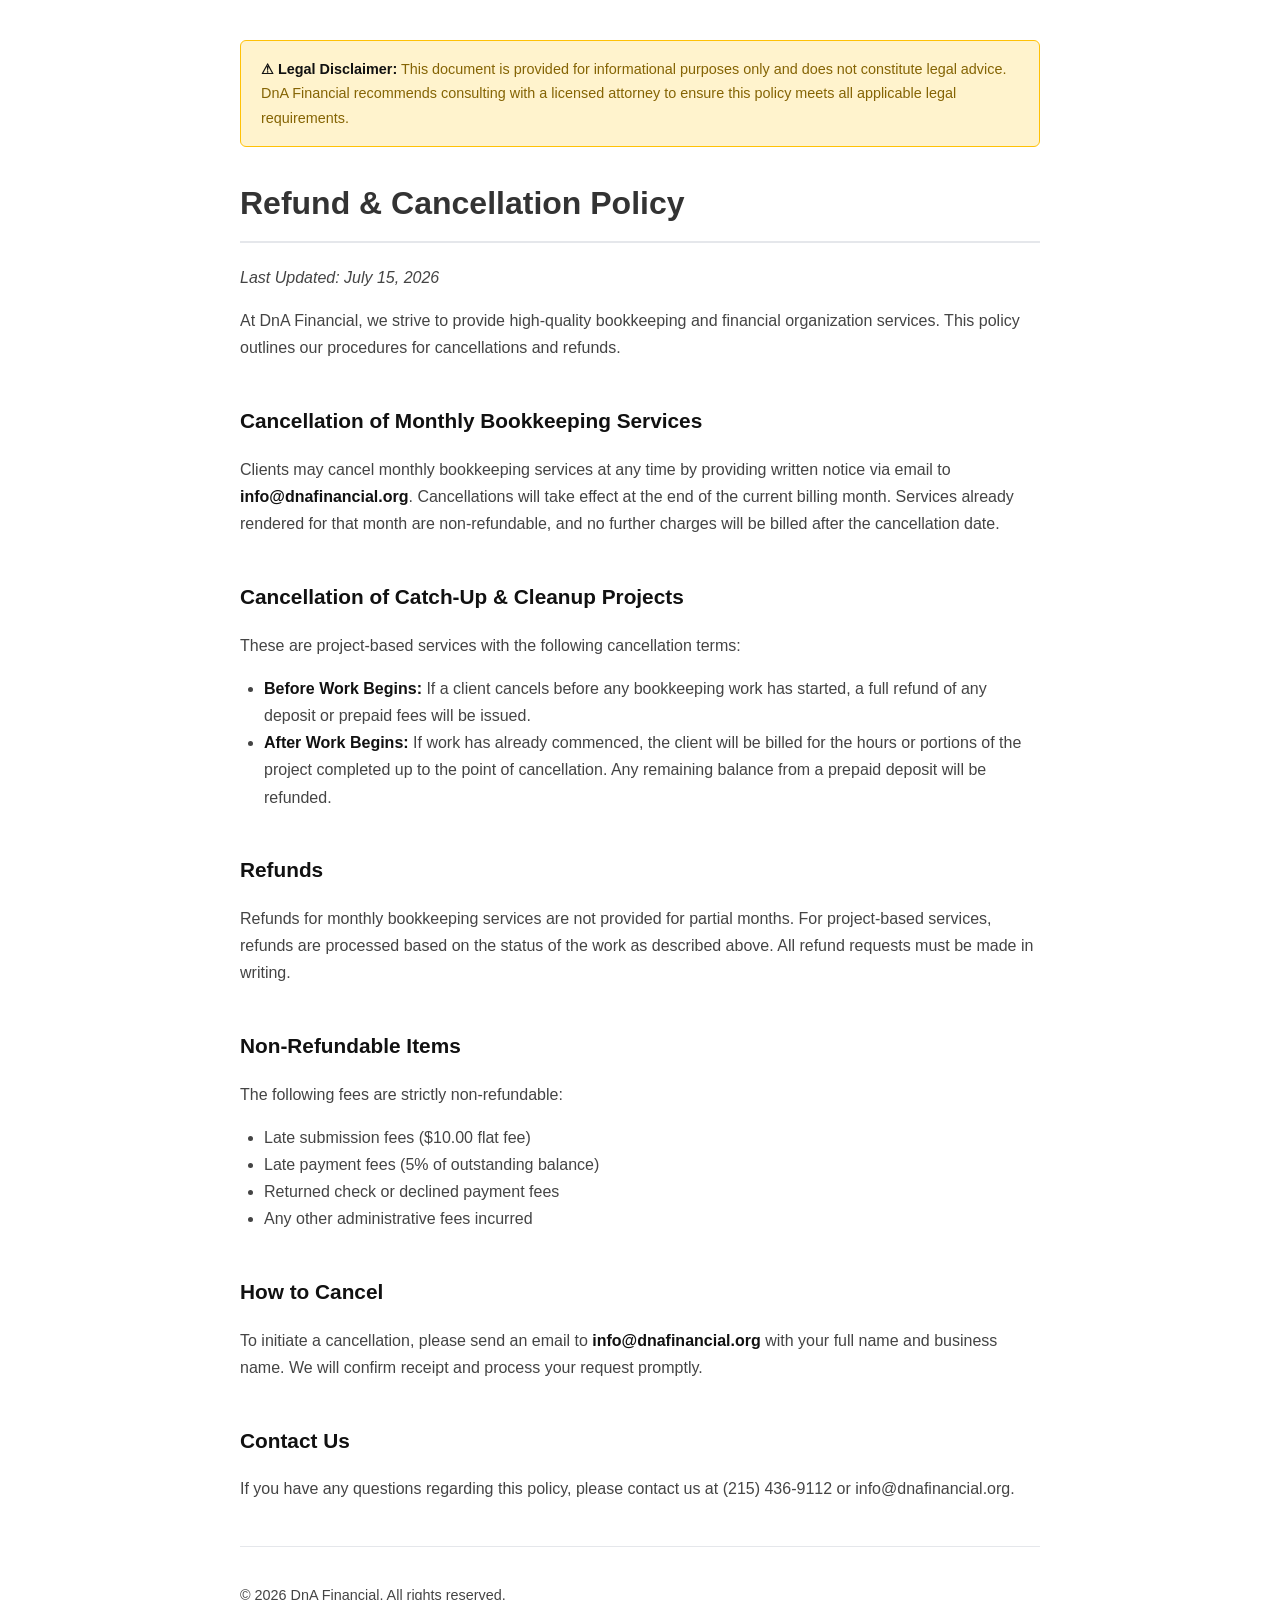
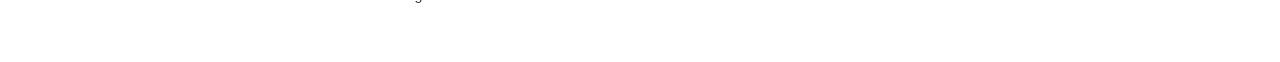
<file: cancellation-policy.html>
<!DOCTYPE html>  
<html lang="en">  
<head>
    <meta charset="UTF-8">
    <meta name="viewport" content="width=device-width, initial-scale=1.0">
    <link rel="stylesheet" type="text/css" href="legal.css">
    <title>Refund & Cancellation Policy - DnA Financial</title>
</head>  
<body>
    <div class="disclaimer">
        <strong>⚠ Legal Disclaimer:</strong> This document is provided for informational purposes only and does not constitute legal advice. DnA Financial recommends consulting with a licensed attorney to ensure this policy meets all applicable legal requirements.
    </div>

    <h1>Refund & Cancellation Policy</h1>
    <p><em>Last Updated: July 15, 2026</em></p>

    <p>At DnA Financial, we strive to provide high-quality bookkeeping and financial organization services. This policy outlines our procedures for cancellations and refunds.</p>

    <h2>Cancellation of Monthly Bookkeeping Services</h2>
    <p>Clients may cancel monthly bookkeeping services at any time by providing written notice via email to <strong>info@dnafinancial.org</strong>. Cancellations will take effect at the end of the current billing month. Services already rendered for that month are non-refundable, and no further charges will be billed after the cancellation date.</p>

    <h2>Cancellation of Catch-Up & Cleanup Projects</h2>
    <p>These are project-based services with the following cancellation terms:</p>

    <ul>
        <li><strong>Before Work Begins:</strong> If a client cancels before any bookkeeping work has started, a full refund of any deposit or prepaid fees will be issued.</li>

        <li><strong>After Work Begins:</strong> If work has already commenced, the client will be billed for the hours or portions of the project completed up to the point of cancellation. Any remaining balance from a prepaid deposit will be refunded.</li>
    </ul>

    <h2>Refunds</h2>
    <p>Refunds for monthly bookkeeping services are not provided for partial months. For project-based services, refunds are processed based on the status of the work as described above. All refund requests must be made in writing.</p>

    <h2>Non-Refundable Items</h2>
    <p>The following fees are strictly non-refundable:</p>
    <ul>
        <li>Late submission fees ($10.00 flat fee)</li>
        <li>Late payment fees (5% of outstanding balance)</li>
        <li>Returned check or declined payment fees</li>
        <li>Any other administrative fees incurred</li>
    </ul>

    <h2>How to Cancel</h2>
    <p>To initiate a cancellation, please send an email to <strong>info@dnafinancial.org</strong> with your full name and business name. We will confirm receipt and process your request promptly.</p>

    <h2>Contact Us</h2>
    <p>If you have any questions regarding this policy, please contact us at (215) 436-9112 or info@dnafinancial.org.</p>

    <div class="footer">
        <p>&copy; 2026 DnA Financial. All rights reserved.</p>
    </div>
</body>  
</html>
</file>
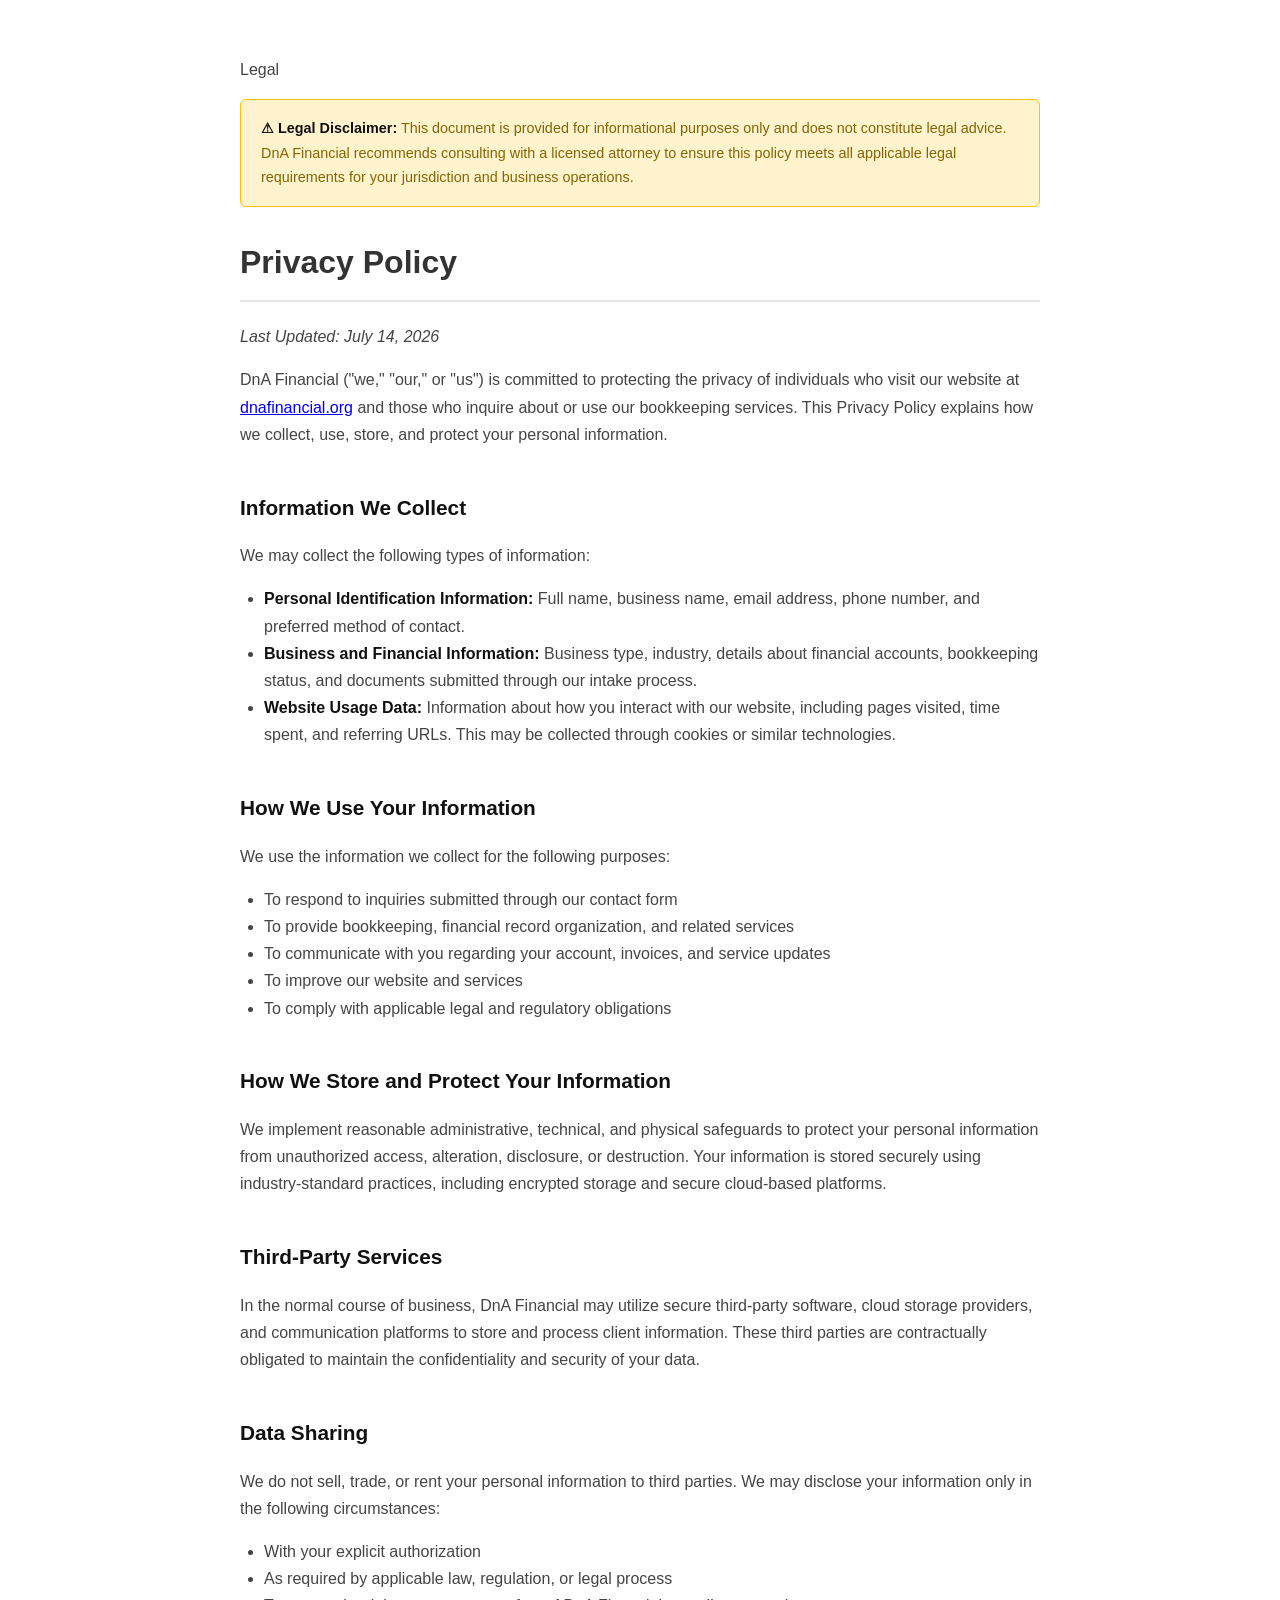
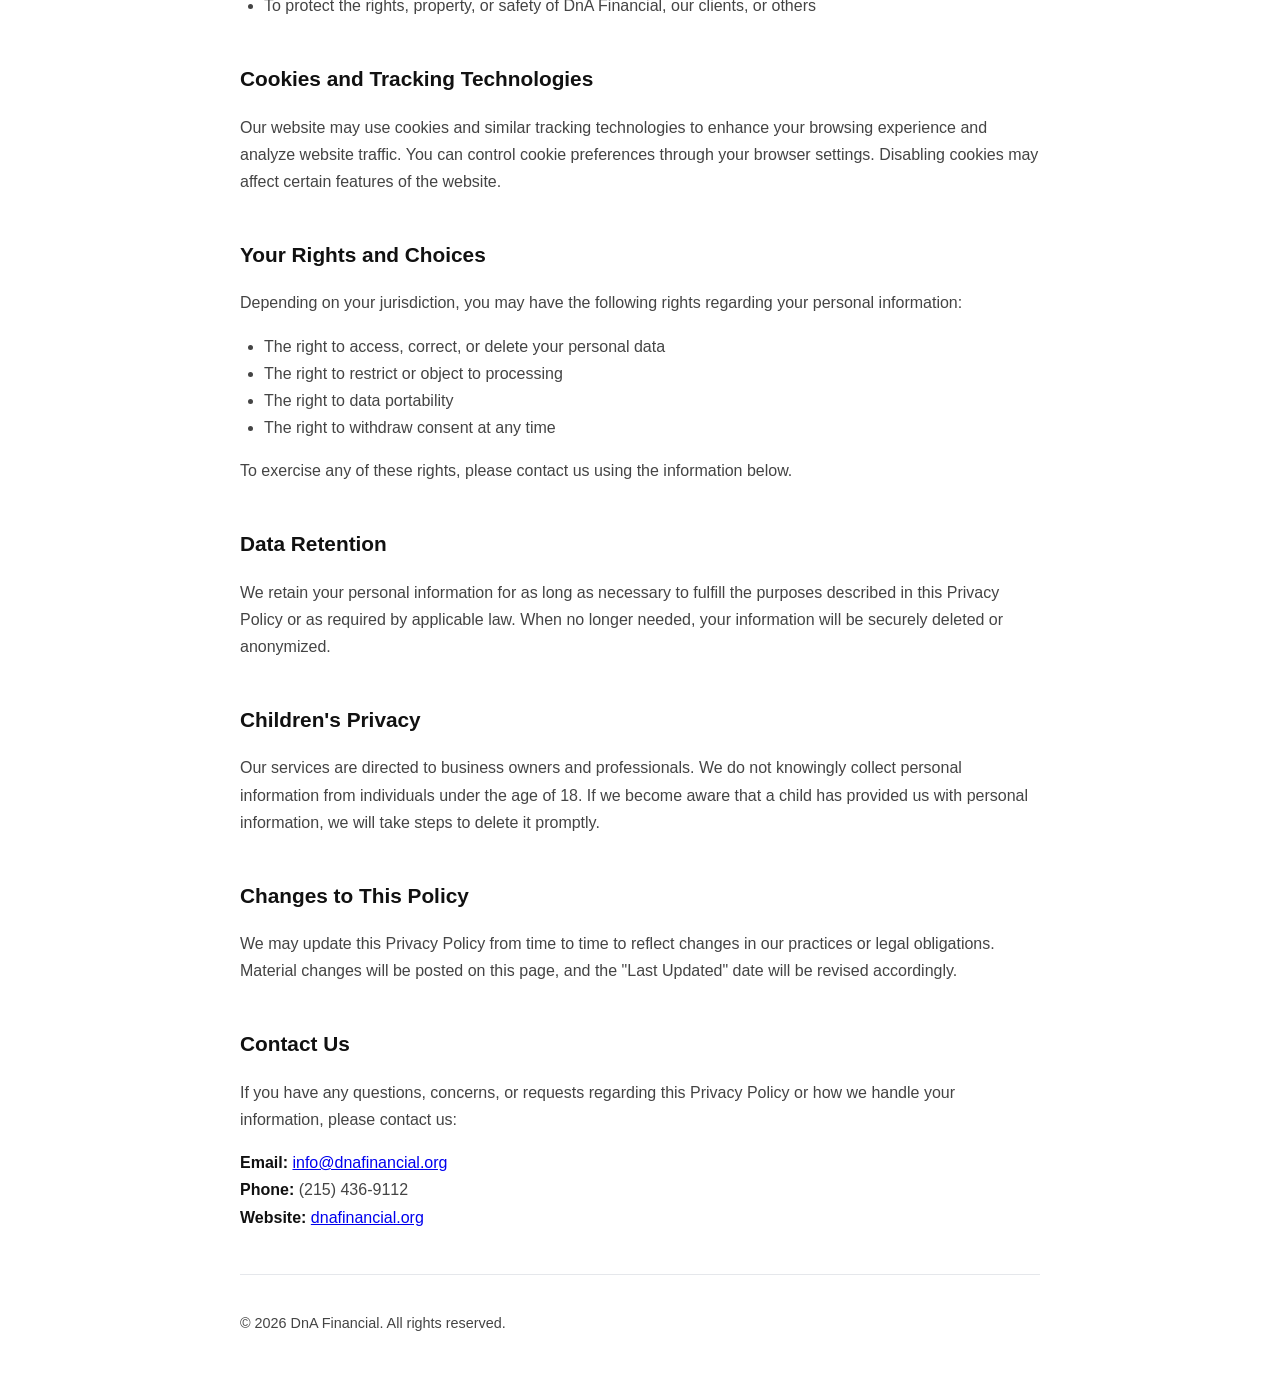
<file: privacy-policy.html>
<!DOCTYPE html>
<html>
<head>
	<meta charset="utf-8">
	<meta name="viewport" content="width=device-width, initial-scale=1">
	<link rel="stylesheet" type="text/css" href="legal.css">
	<title>Privacy Policy</title>
</head>
<body>
	<main class="legal-page">
		<div class="legal-container">
			<p class="eyebrow">Legal</p>
			
			<div class="disclaimer">
				<strong>⚠ Legal Disclaimer:</strong> This document is provided for informational purposes only and does not constitute legal advice. DnA Financial recommends consulting with a licensed attorney to ensure this policy meets all applicable legal requirements for your jurisdiction and business operations.
			</div>

			<h1>Privacy Policy</h1>

			<p><em>Last Updated: July 14, 2026</em></p>

			<p>DnA Financial ("we," "our," or "us") is committed to protecting the privacy of individuals who visit our website at <a href="https://dnafinancial.org">dnafinancial.org</a> and those who inquire about or use our bookkeeping services. This Privacy Policy explains how we collect, use, store, and protect your personal information.</p>

			<h2>Information We Collect</h2>
			<p>We may collect the following types of information:</p>

			<ul>
				<li><strong>Personal Identification Information:</strong> Full name, business name, email address, phone number, and preferred method of contact.</li>

				<li><strong>Business and Financial Information:</strong> Business type, industry, details about financial accounts, bookkeeping status, and documents submitted through our intake process.</li>

				<li><strong>Website Usage Data:</strong> Information about how you interact with our website, including pages visited, time spent, and referring URLs. This may be collected through cookies or similar technologies.</li>
			</ul>

			<h2>How We Use Your Information</h2>
			<p>We use the information we collect for the following purposes:</p>

			<ul>
				<li>To respond to inquiries submitted through our contact form</li>

				<li>To provide bookkeeping, financial record organization, and related services</li>

				<li>To communicate with you regarding your account, invoices, and service updates</li>

				<li>To improve our website and services</li>

				<li>To comply with applicable legal and regulatory obligations</li>
			</ul>

			<h2>How We Store and Protect Your Information</h2>
			<p>We implement reasonable administrative, technical, and physical safeguards to protect your personal information from unauthorized access, alteration, disclosure, or destruction. Your information is stored securely using industry-standard practices, including encrypted storage and secure cloud-based platforms.</p>

			<h2>Third-Party Services</h2>
			<p>In the normal course of business, DnA Financial may utilize secure third-party software, cloud storage providers, and communication platforms to store and process client information. These third parties are contractually obligated to maintain the confidentiality and security of your data.</p>

			<h2>Data Sharing</h2>
			<p>We do not sell, trade, or rent your personal information to third parties. We may disclose your information only in the following circumstances:</p>

			<ul>
				<li>With your explicit authorization</li>

				<li>As required by applicable law, regulation, or legal process</li>

				<li>To protect the rights, property, or safety of DnA Financial, our clients, or others</li>
			</ul>

			<h2>Cookies and Tracking Technologies</h2>
			<p>Our website may use cookies and similar tracking technologies to enhance your browsing experience and analyze website traffic. You can control cookie preferences through your browser settings. Disabling cookies may affect certain features of the website.</p>

			<h2>Your Rights and Choices</h2>
			<p>Depending on your jurisdiction, you may have the following rights regarding your personal information:</p>

			<ul>
				<li>The right to access, correct, or delete your personal data</li>

				<li>The right to restrict or object to processing</li>

				<li>The right to data portability</li>

				<li>The right to withdraw consent at any time</li>
			</ul>

			<p>To exercise any of these rights, please contact us using the information below.</p>

			<h2>Data Retention</h2>
			<p>We retain your personal information for as long as necessary to fulfill the purposes described in this Privacy Policy or as required by applicable law. When no longer needed, your information will be securely deleted or anonymized.</p>

			<h2>Children's Privacy</h2>
			<p>Our services are directed to business owners and professionals. We do not knowingly collect personal information from individuals under the age of 18. If we become aware that a child has provided us with personal information, we will take steps to delete it promptly.</p>

			<h2>Changes to This Policy</h2>
			<p>We may update this Privacy Policy from time to time to reflect changes in our practices or legal obligations. Material changes will be posted on this page, and the "Last Updated" date will be revised accordingly.</p>

			<h2>Contact Us</h2>
			<p>If you have any questions, concerns, or requests regarding this Privacy Policy or how we handle your information, please contact us:</p>

			<p>
				<strong>Email:</strong> <a href="mailto:info@dnafinancial.org">info@dnafinancial.org</a><br />
				<strong>Phone:</strong> (215) 436-9112<br />
				<strong>Website:</strong> <a href="https://dnafinancial.org">dnafinancial.org</a>
			</p>
		</div>
	</main>

	<div class="footer">
		<p>&copy; 2026 DnA Financial. All rights reserved.</p>
	</div>
</body>
</html>
</file>
<file: legal.css>
body {
    margin: 0 auto;
    padding: 40px 20px;
    color: #333;
    font-family: -apple-system, BlinkMacSystemFont, 'Segoe UI', Roboto, 'Helvetica Neue', Arial, sans-serif;
    line-height: 1.7;
    max-width: 800px;
}

h1 {
    padding-bottom: 10px;
    font-size: 2em;
    border-bottom: 2px solid #e5e7eb;
}

h2 {
    margin-top: 2em;
    color: #111;
    font-size: 1.3em;
}

p, li {
    color: #444;
    font-size: 1em;
}

ul {
    padding-left: 1.5em;
}

.disclaimer {
    margin-bottom: 2em;
    padding: 16px 20px;
    background: #fff3cd;
    color: #856404;
    font-size: 0.9em;
    border: 1px solid #ffc107;
    border-radius: 6px;
}

.footer {
    margin-top: 3em;
    padding-top: 1.5em;
    color: #777;
    font-size: 0.9em;
    border-top: 1px solid #e5e7eb;
}

strong {
    color: #111;
}
</file>
